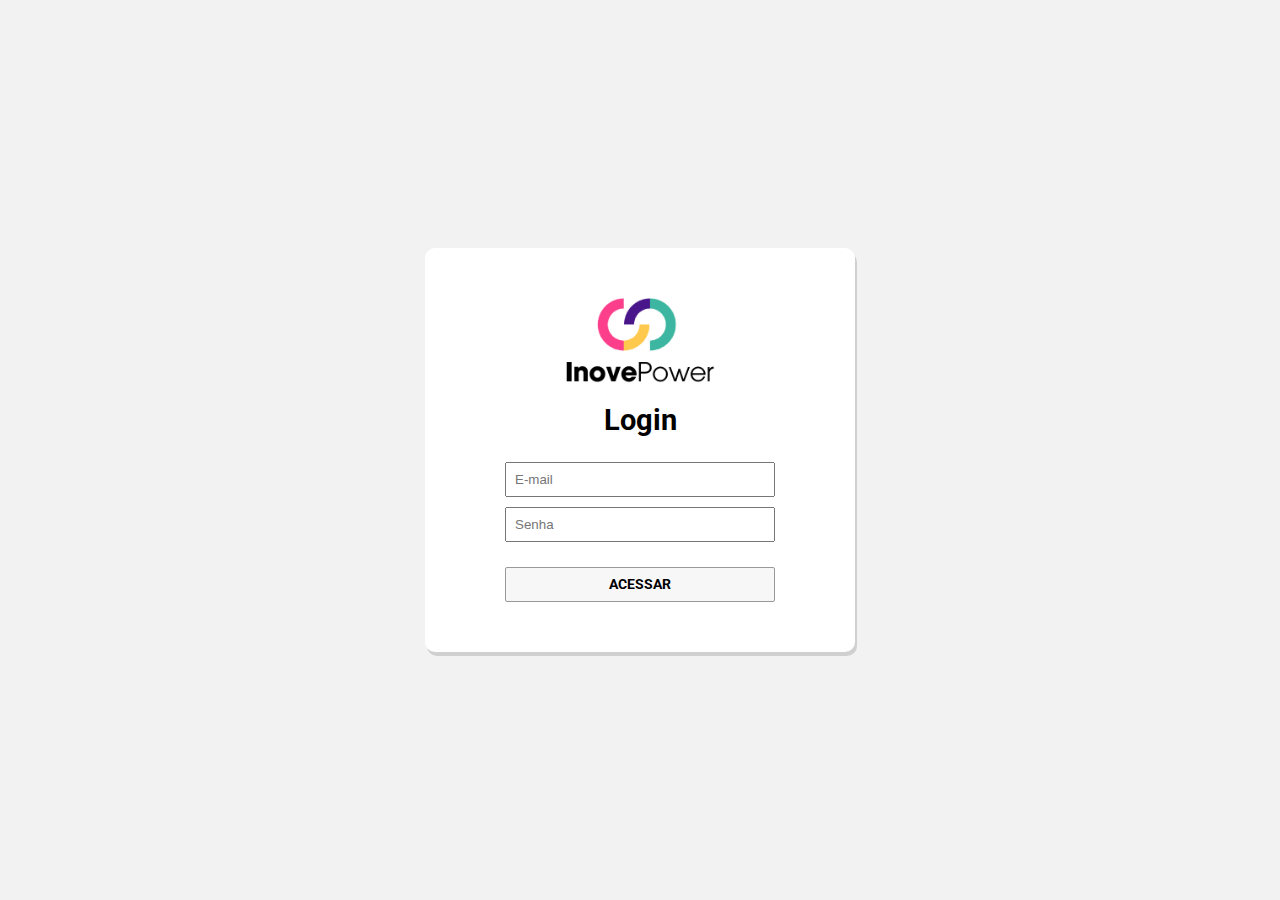
<file: index.html>
<!DOCTYPE html>
<html lang="pt-br">
<head>
    <meta charset="UTF-8">
    <meta name="viewport" content="width=device-width, initial-scale=1.0">
    <link rel="preconnect" href="https://fonts.googleapis.com">
    <link rel="preconnect" href="https://fonts.gstatic.com" crossorigin>
    <link href="https://fonts.googleapis.com/css2?family=Roboto:ital,wght@0,100;0,300;0,400;0,500;0,700;0,900;1,100;1,300;1,400;1,500;1,700;1,900&display=swap" rel="stylesheet">
    <link rel="stylesheet" href="./style/style-login.min.css">
    <link rel="shortcut icon" href="./favicon/favicon.ico" type="image/x-icon">
    <title>Login - Plataforma Inove Power</title>
</head>
<body>
        <div class="caixa-login">
            <img class="logo" src="./img/logo.png" alt="Logo Inove Power">
            <h1>Login</h1>
               <form class="formulario" action="./telaprincipal.html" method="">
                   <div class="container_formulario">
                       <label for="e-mail">E-mail</label>
                       <input type="text" id="e-mail" name="e-mail" placeholder="E-mail" required>
                   </div>
        
                   <div class="container_formulario">
                       <label for="senha">Senha</label>
                       <input type="password" id="senha" name="senha" placeholder="Senha" required>    
                   </div>
                    <button class="botao_acessar">Acessar</button>
                </form>
        </div>
</body>
</html>
</file>
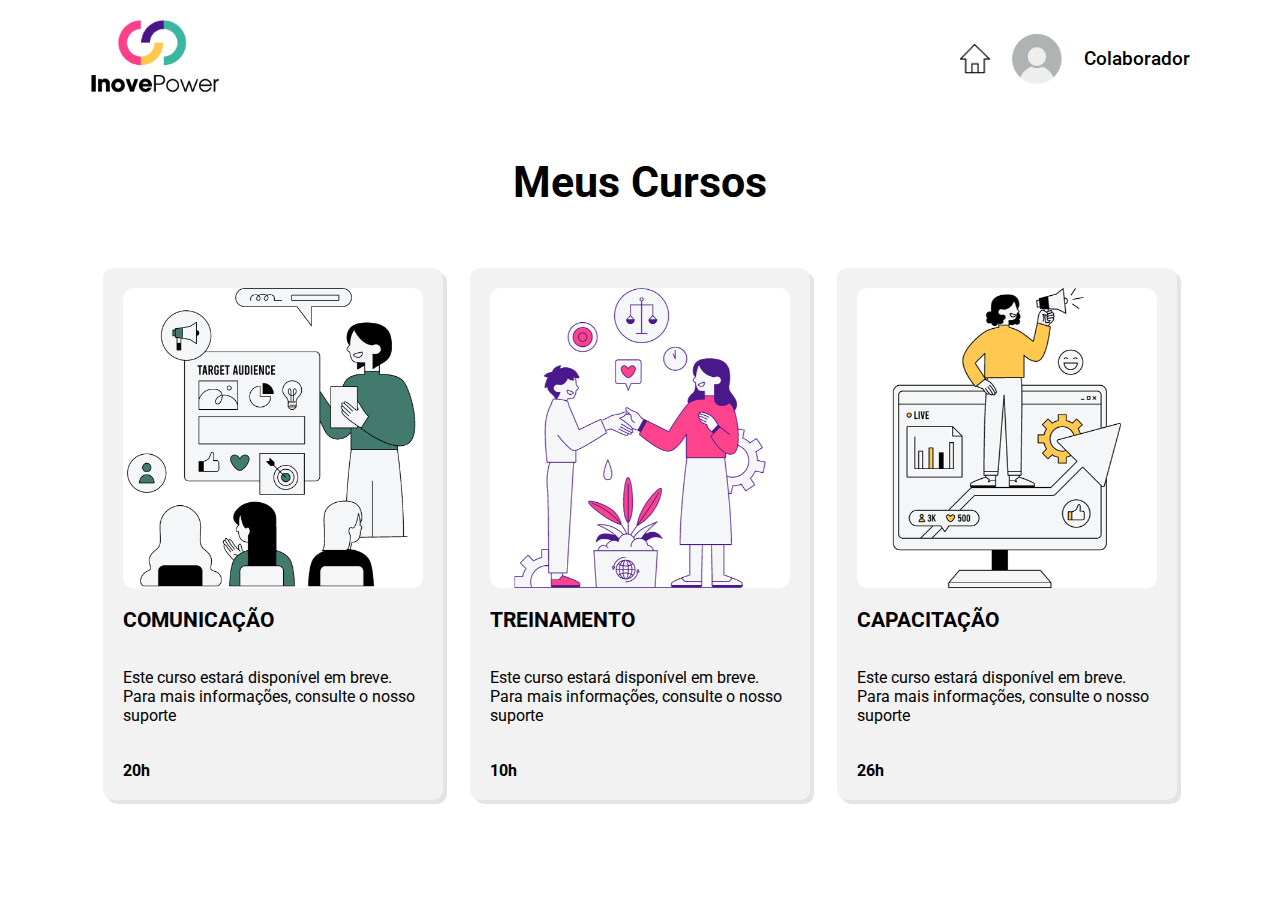
<file: acessar_cursos.html>
<!DOCTYPE html>
<html lang="pt-br">
<head>
    <meta charset="UTF-8">
    <meta name="viewport" content="width=device-width, initial-scale=1.0">
    <link rel="preconnect" href="https://fonts.googleapis.com">
    <link rel="preconnect" href="https://fonts.gstatic.com" crossorigin>
    <link href="https://fonts.googleapis.com/css2?family=Roboto:ital,wght@0,100;0,300;0,400;0,500;0,700;0,900;1,100;1,300;1,400;1,500;1,700;1,900&display=swap" rel="stylesheet">
    <link rel="stylesheet" href="./style/style-acessar-cursos.min.css">
    <link rel="shortcut icon" href="./favicon/favicon.ico" type="image/x-icon">
    <title>Meus Cursos</title>
</head>
<body>
    <header class="cabecalho">
        <picture>
            <source media="(max-width: 540px)" srcset="./img/logo_simbolo.png">
            <img class="logo_principal" src="./img/logo.png" alt="Logo Inove Power">
        </picture>
        <div class="menu_usuario">
            <a class="link_retorno" href="./telaprincipal.html"><img class="retorno" src="./img/return.png" alt="Voltar"></a>
            <img class="logo_usuario" src="./img/logo_usuario.png" alt="Foto do Usuário">
            <span class="nome_usuario">Colaborador</span>
        </div>
    </header>
    <section class="container-meus-cursos">
        <h1>Meus Cursos</h1>
        <div class="div-curso">
            <img src="./img/imagem_curso_1.png" alt="Imagem Curso 1">
            <span class="nome-curso cor1">Comunicação</span>
            <p>Este curso estará disponível em breve. Para mais informações, consulte o nosso suporte</p>
            <span class="duracao-curso">20h</span>

        </div>
        <div class="div-curso">
            <img src="./img/imagem_curso_2.png" alt="Imagem Curso 1">
            <span class="nome-curso">Treinamento</span>
            <p>Este curso estará disponível em breve. Para mais informações, consulte o nosso suporte</p>
            <span class="duracao-curso">10h</span>

        </div>
        <div class="div-curso">
            <img src="./img/imagem_curso_3.png" alt="Imagem Curso 1">
            <span class="nome-curso">Capacitação</span>
            <p>Este curso estará disponível em breve. Para mais informações, consulte o nosso suporte</p>
            <span class="duracao-curso">26h</span>

        </div>
    </section>
    
</body>
</html>
</file>
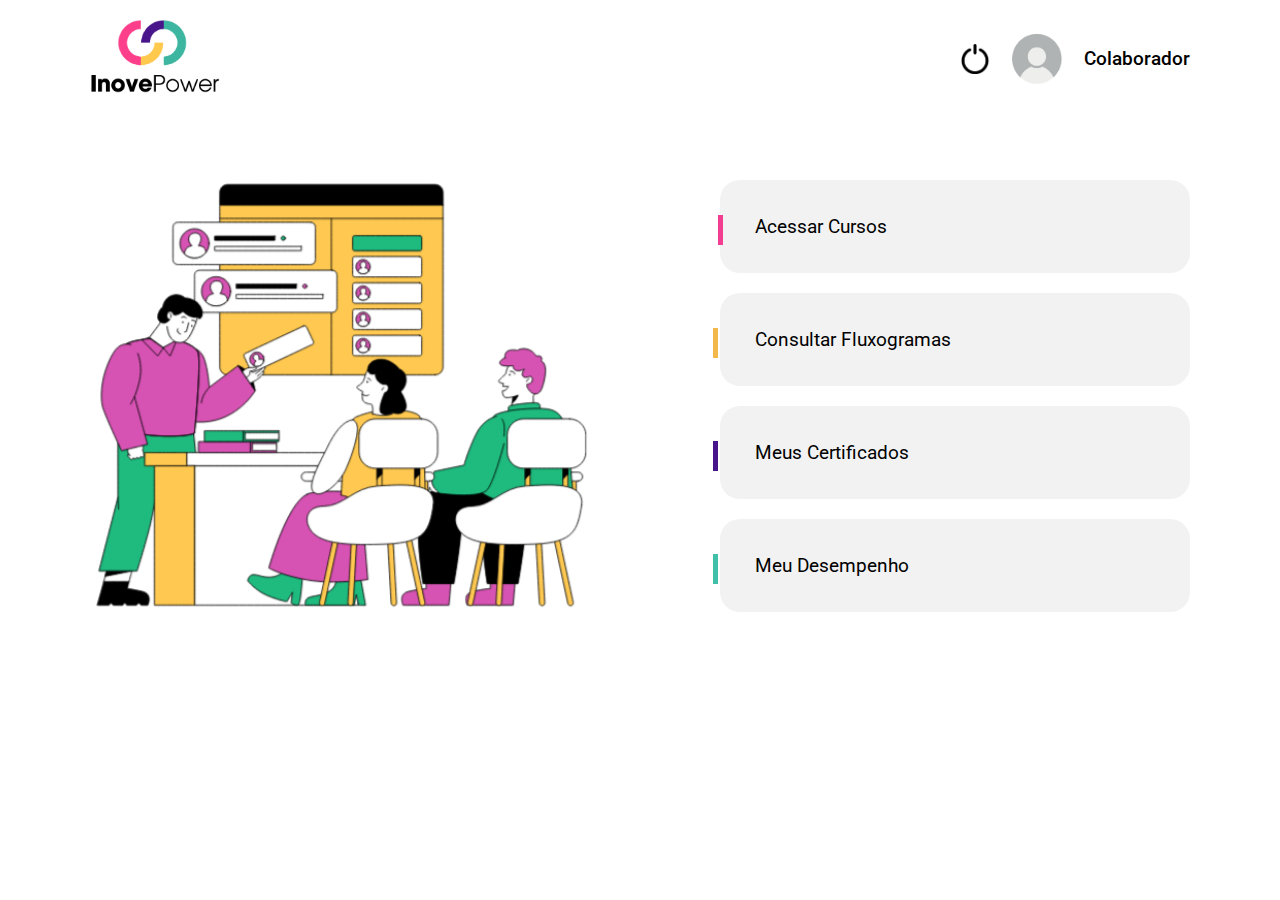
<file: telaprincipal.html>
<!DOCTYPE html>
<html lang="pt-br">
<head>
    <meta charset="UTF-8">
    <meta name="viewport" content="width=device-width, initial-scale=1.0">
    <link rel="preconnect" href="https://fonts.googleapis.com">
    <link rel="preconnect" href="https://fonts.gstatic.com" crossorigin>
    <link href="https://fonts.googleapis.com/css2?family=Roboto:ital,wght@0,100;0,300;0,400;0,500;0,700;0,900;1,100;1,300;1,400;1,500;1,700;1,900&display=swap" rel="stylesheet">
    <link rel="stylesheet" href="./style/style-tela-principal.min.css">
    <link rel="shortcut icon" href="./favicon/favicon.ico" type="image/x-icon">
    <title>Meu Painel</title>
</head>
<body>
    <header class="cabecalho">
        <picture>
            <source media="(max-width: 540px)" srcset="./img/logo_simbolo.png">
            <img class="logo_principal" src="./img/logo.png" alt="Logo Inove Power">
        </picture>
        <div class="menu_usuario">
            <a class="link_deslogar" href="./index.html"><img class="deslogar" src="./img/deslogar.png" alt="Sair"></a>
            <img class="logo_usuario" src="./img/logo_usuario.png" alt="Foto do Usuário">
            <span class="nome_usuario">Colaborador</span>
        </div>
    </header>
    <section class="menu_opcoes">
        <img src="./img/imagem_div_opcoes.png" alt="Imagem Treinamento">
        <ul class="opcoes">
            <a class="item_opcoes cor1" href="./acessar_cursos.html"><li>Acessar Cursos</li></a> 
            <a class="item_opcoes cor2" href="/"><li >Consultar Fluxogramas</li></a> 
            <a class="item_opcoes cor3" href="/"><li >Meus Certificados</li></a> 
            <a class="item_opcoes cor4" href="/"><li >Meu Desempenho</li></a> 
        </div>
    </section>
</body>
</html>
</file>
<file: style/style-login.min.css>
body{font-family:Roboto,sans-serif;font-size:1.2rem;margin:0;height:100vh;display:grid;place-items:center;grid-template-columns:1fr;background-color:#f2f2f2}.logo{max-width:150px;margin-bottom:10px}.caixa-login{display:grid;width:350px;grid-template-columns:1fr;justify-items:center;background-color:#fff;padding:50px 40px;border-radius:10px;box-shadow:2px 4px #d1d0d0}h1{margin:10px 0 20px 0;font-size:1.8rem}input{padding:8px;width:250px}.container_formulario{margin:5px}.formulario{display:grid;justify-items:center}label{display:none}.botao_acessar{display:block;padding:8px;width:270px;margin-top:20px;background-color:#f7f7f7;border:1px solid #999;border-radius:2px;text-transform:uppercase;font-weight:bolder;font-family:Roboto,sans-serif;font-size:.9rem}.botao_acessar:hover{background-color:#c9c9c9}.botao_acessar:active{background-color:#a7a7a7}@media(max-width:570px){.caixa-login{width:250px;padding:40px 30px}h1{font-size:1.5rem}input{width:170px}.botao_acessar{width:190px}}@media(max-width:400px){.caixa-login{width:220px}h1{font-size:1.5rem}input{width:150px}.botao_acessar{width:170px}.logo{max-width:100px}}
</file>
<file: style/style-acessar-cursos.min.css>
*{font-family:Roboto,sans-serif}body{margin:0}.cabecalho{display:grid;grid-template-columns:3fr 1fr;align-items:center;padding:20px 0;margin:0 auto;background-color:#fff;max-width:1100px}.logo_principal{max-width:130px}.logo_usuario{max-width:50px;justify-self:center}.nome_usuario{justify-self:end;font-size:1.2rem;font-weight:500}.menu_usuario{display:grid;grid-template-columns:1fr 1fr 1fr;align-items:center;gap:10px}.retorno{max-width:30px;align-self:center;justify-self:right}.link_retorno{display:grid;justify-self:right}.container-meus-cursos{display:grid;grid-template-columns:1fr 1fr 1fr;max-width:1100px;margin:0 auto;margin-bottom:50px;position:relative}h1{grid-column:1/-1;font-size:2.7rem;text-align:center;padding:40px 0 60px 0;margin:0}.div-curso{display:grid;grid-template-columns:1fr;max-width:300px;gap:20px;background-color:#f2f2f2;padding:20px;border-radius:10px;justify-self:center;box-shadow:4px 4px #e4e4e4}.div-curso img{width:100%;border-radius:10px}.div-curso span{display:block;font-weight:bolder}.nome-curso{text-transform:uppercase;font-size:1.3rem}.duracao-curso{font-size:1rem}.div-curso:hover{background-color:#c7c7c7;box-shadow:4px 4px #c7c7c7}@media(max-width:1100px){.cabecalho{margin:0 30px}.container-meus-cursos{grid-template-columns:1fr 1fr;margin:0 30px 50px 30px}.div-curso{margin-top:20px}}@media(max-width:750px){.cabecalho{margin:0 50px}.container-meus-cursos{grid-template-columns:1fr}h1{font-size:2.3rem;padding:30px 0}}@media(max-width:540px){.nome_usuario{display:none}.menu_usuario{grid-template-columns:1fr 1fr}.retorno{max-width:45px}}
</file>
<file: style/style-tela-principal.min.css>
*{font-family:Roboto,sans-serif}body{margin:0;background-color:#fff}ul{margin:0;padding:0}li{padding:0;margin:0;list-style:none}.cabecalho{display:grid;grid-template-columns:3fr 1fr;align-items:center;padding:20px 0;margin:0 auto;background-color:#fff;max-width:1100px}.logo_principal{max-width:130px}.logo_usuario{max-width:50px;justify-self:center}.nome_usuario{justify-self:end;font-size:1.2rem;font-weight:500}.menu_usuario{display:grid;grid-template-columns:1fr 1fr 1fr;align-items:center;gap:10px}.deslogar{max-width:30px;align-self:center;justify-self:right}.link_deslogar{display:grid;justify-self:right}.menu_opcoes{max-width:1100px;display:grid;grid-template-columns:1fr 1fr;align-items:center;gap:100px;margin:60px auto 0 auto}.menu_opcoes img{width:100%}.opcoes{display:grid;gap:20px;position:relative;justify-self:right}.item_opcoes{display:block;background-color:#f2f2f2;width:400px;padding:35px;border-radius:20px;font-size:1.2rem;font-weight:400;text-decoration:none;color:#000}.item_opcoes:hover{background-color:#c7c7c7}.item_opcoes:active{background-color:#a7a7a7}.cor1::before{content:"";position:absolute;display:block;width:5px;height:30px;background-color:#f23d91;margin-left:-37px}.cor2::before{content:"";position:absolute;display:block;width:5px;height:30px;background-color:#f2b84b;margin-left:-42px}.cor3::before{content:"";position:absolute;display:block;width:5px;height:30px;background-color:#48158b;margin-left:-42px}.cor4::before{content:"";position:absolute;display:block;width:5px;height:30px;background-color:#41bfa8;margin-left:-42px}@media(max-width:1120px){.cabecalho{margin:0 30px}.menu_opcoes{margin:60px 30px 0 30px}}@media(max-width:1000px){.item_opcoes{width:350px;padding:30px}.cor1::before{content:"";position:absolute;display:block;width:5px;height:30px;background-color:#f23d91;margin-left:-37px}.cor2::before{content:"";position:absolute;display:block;width:5px;height:30px;background-color:#f2b84b;margin-left:-37px}.cor3::before{content:"";position:absolute;display:block;width:5px;height:30px;background-color:#48158b;margin-left:-37px}.cor4::before{content:"";position:absolute;display:block;width:5px;height:30px;background-color:#41bfa8;margin-left:-37px}}@media(max-width:800px){.menu_opcoes>img{display:none}.menu_opcoes{grid-template-columns:1fr}.opcoes{justify-self:center}}@media(max-width:540px){.nome_usuario{display:none}.menu_usuario{grid-template-columns:1fr 1fr}.deslogar{max-width:45px}.item_opcoes{width:200px}.menu_opcoes{margin:30px auto 0 auto}}
</file>
